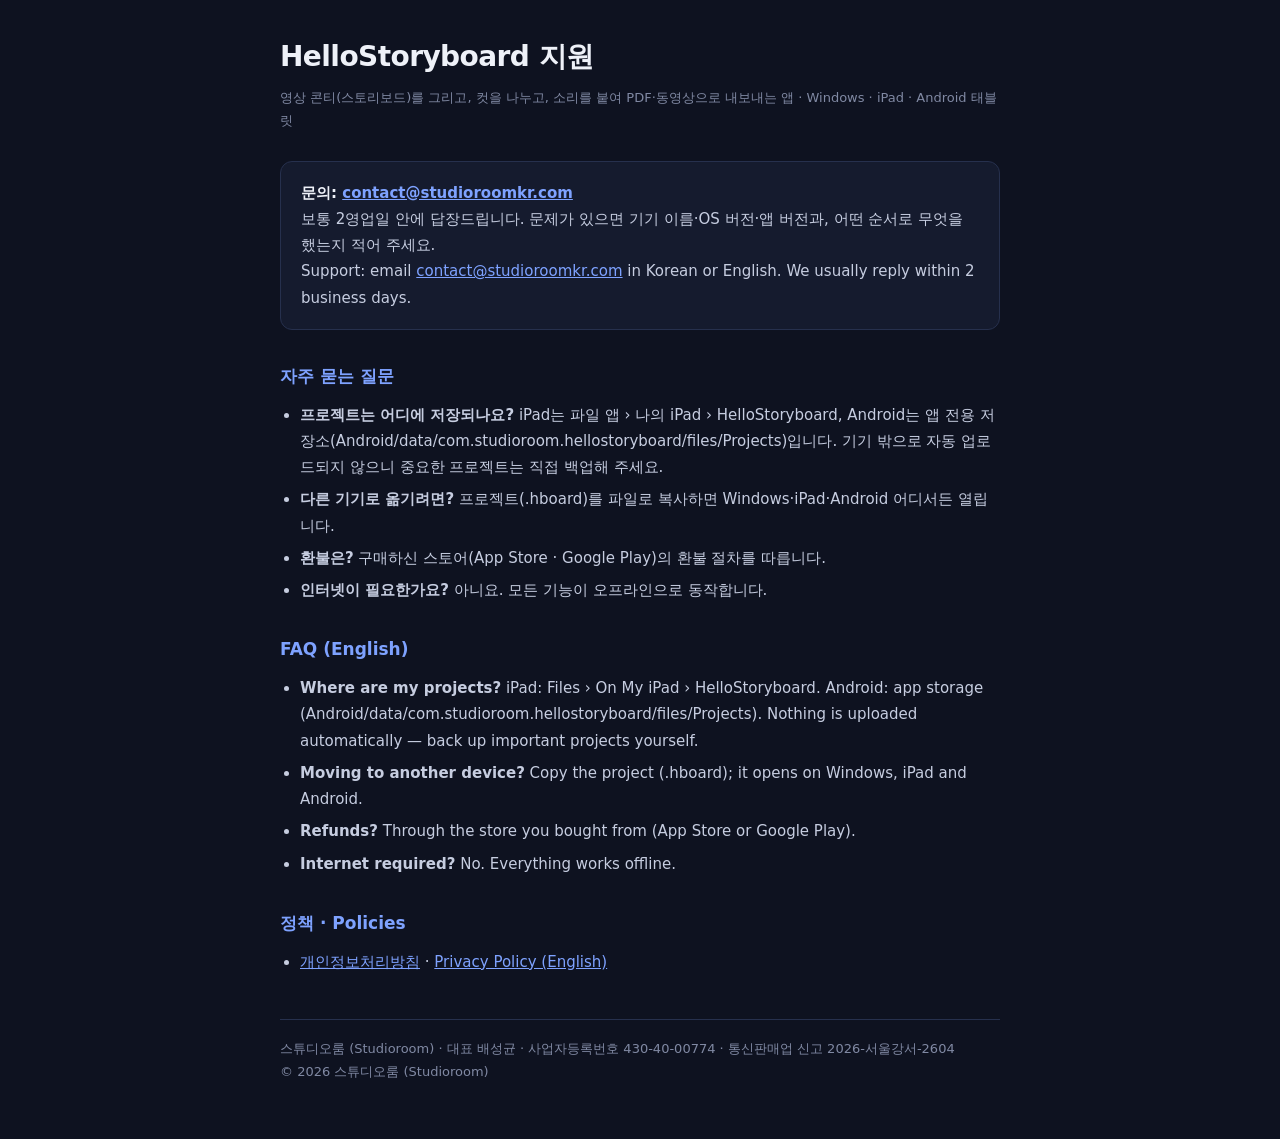
<file: index.html>
<!DOCTYPE html>
<html lang="ko">
<head>
<meta charset="UTF-8">
<meta name="viewport" content="width=device-width, initial-scale=1.0, viewport-fit=cover">
<title>HelloStoryboard 지원</title>
<meta name="description" content="HelloStoryboard — 영상 콘티(스토리보드) 앱. 문의·지원 안내. Support for HelloStoryboard.">
<meta name="theme-color" content="#0e1220">
<link rel="stylesheet" href="./style.css">
</head>
<body>
<div class="wrap">
  <h1>HelloStoryboard 지원</h1>
  <p class="meta">영상 콘티(스토리보드)를 그리고, 컷을 나누고, 소리를 붙여 PDF·동영상으로 내보내는 앱 · Windows · iPad · Android 태블릿</p>

  <div class="lead">
    <p><b>문의: <a href="mailto:contact@studioroomkr.com">contact@studioroomkr.com</a></b><br>
    보통 2영업일 안에 답장드립니다. 문제가 있으면 기기 이름·OS 버전·앱 버전과, 어떤 순서로 무엇을 했는지 적어 주세요.</p>
    <p>Support: email <a href="mailto:contact@studioroomkr.com">contact@studioroomkr.com</a> in Korean or English. We usually reply within 2 business days.</p>
  </div>

  <h2>자주 묻는 질문</h2>
  <ul>
    <li><b>프로젝트는 어디에 저장되나요?</b> iPad는 파일 앱 › 나의 iPad › HelloStoryboard, Android는 앱 전용 저장소(Android/data/com.studioroom.hellostoryboard/files/Projects)입니다. 기기 밖으로 자동 업로드되지 않으니 중요한 프로젝트는 직접 백업해 주세요.</li>
    <li><b>다른 기기로 옮기려면?</b> 프로젝트(.hboard)를 파일로 복사하면 Windows·iPad·Android 어디서든 열립니다.</li>
    <li><b>환불은?</b> 구매하신 스토어(App Store · Google Play)의 환불 절차를 따릅니다.</li>
    <li><b>인터넷이 필요한가요?</b> 아니요. 모든 기능이 오프라인으로 동작합니다.</li>
  </ul>

  <h2>FAQ (English)</h2>
  <ul>
    <li><b>Where are my projects?</b> iPad: Files › On My iPad › HelloStoryboard. Android: app storage (Android/data/com.studioroom.hellostoryboard/files/Projects). Nothing is uploaded automatically — back up important projects yourself.</li>
    <li><b>Moving to another device?</b> Copy the project (.hboard); it opens on Windows, iPad and Android.</li>
    <li><b>Refunds?</b> Through the store you bought from (App Store or Google Play).</li>
    <li><b>Internet required?</b> No. Everything works offline.</li>
  </ul>

  <h2>정책 · Policies</h2>
  <ul>
    <li><a href="./privacy.html">개인정보처리방침</a> · <a href="./privacy-en.html">Privacy Policy (English)</a></li>
  </ul>

  <footer>
    <p>스튜디오룸 (Studioroom) · 대표 배성균 · 사업자등록번호 430-40-00774 · 통신판매업 신고 2026-서울강서-2604</p>
    <p>© 2026 스튜디오룸 (Studioroom)</p>
  </footer>
</div>
</body>
</html>
</file>
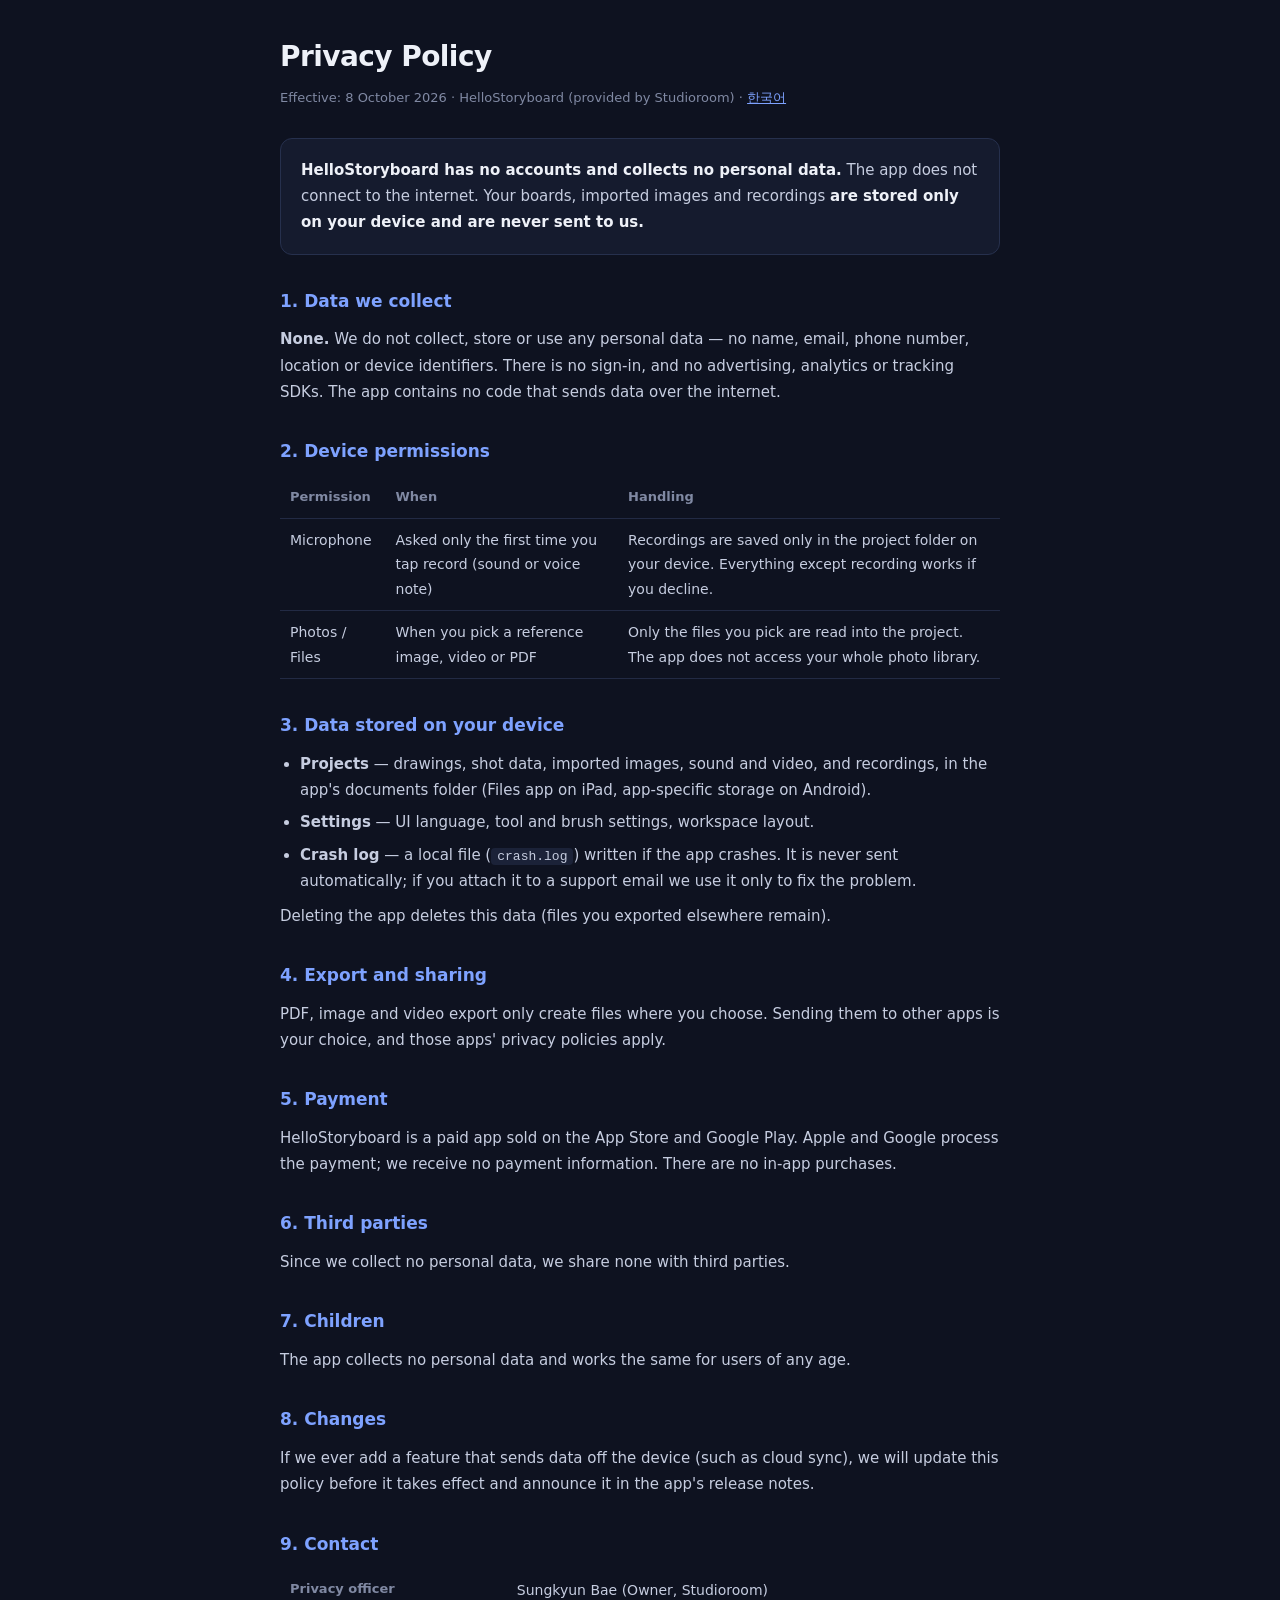
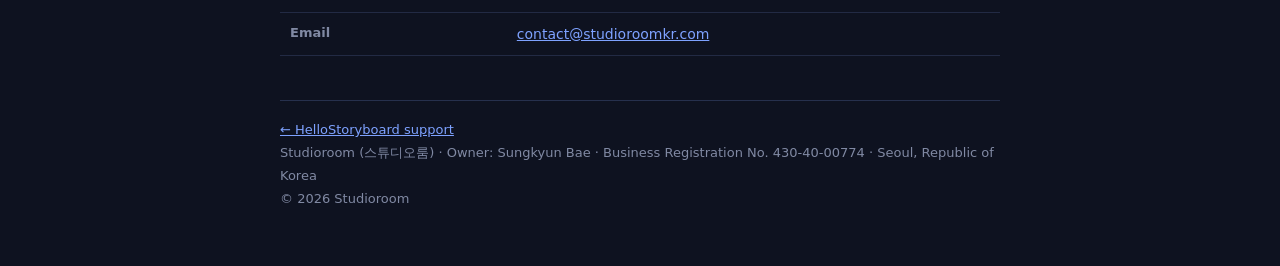
<file: privacy-en.html>
<!DOCTYPE html>
<html lang="en">
<head>
<meta charset="UTF-8">
<meta name="viewport" content="width=device-width, initial-scale=1.0, viewport-fit=cover">
<title>Privacy Policy · HelloStoryboard</title>
<meta name="description" content="HelloStoryboard privacy policy — no personal data is collected; all projects and recordings stay on your device.">
<meta name="theme-color" content="#0e1220">
<link rel="alternate" hreflang="ko" href="https://hellostoryboard.studioroomkr.com/privacy.html">
<link rel="stylesheet" href="./style.css">
</head>
<body>
<div class="wrap">
  <h1>Privacy Policy</h1>
  <p class="meta">Effective: 8 October 2026 · HelloStoryboard (provided by Studioroom) · <a href="./privacy.html">한국어</a></p>

  <div class="lead">
    <p><b>HelloStoryboard has no accounts and collects no personal data.</b>
    The app does not connect to the internet. Your boards, imported images and recordings <b>are stored only on your device and are never sent to us.</b></p>
  </div>

  <h2>1. Data we collect</h2>
  <p><b>None.</b> We do not collect, store or use any personal data — no name, email, phone number, location or device identifiers.
  There is no sign-in, and no advertising, analytics or tracking SDKs. The app contains no code that sends data over the internet.</p>

  <h2>2. Device permissions</h2>
  <table>
    <tr><th>Permission</th><th>When</th><th>Handling</th></tr>
    <tr><td>Microphone</td><td>Asked only the first time you tap record (sound or voice note)</td><td>Recordings are saved only in the project folder on your device. Everything except recording works if you decline.</td></tr>
    <tr><td>Photos / Files</td><td>When you pick a reference image, video or PDF</td><td>Only the files you pick are read into the project. The app does not access your whole photo library.</td></tr>
  </table>

  <h2>3. Data stored on your device</h2>
  <ul>
    <li><b>Projects</b> — drawings, shot data, imported images, sound and video, and recordings, in the app's documents folder (Files app on iPad, app-specific storage on Android).</li>
    <li><b>Settings</b> — UI language, tool and brush settings, workspace layout.</li>
    <li><b>Crash log</b> — a local file (<code>crash.log</code>) written if the app crashes. It is never sent automatically; if you attach it to a support email we use it only to fix the problem.</li>
  </ul>
  <p>Deleting the app deletes this data (files you exported elsewhere remain).</p>

  <h2>4. Export and sharing</h2>
  <p>PDF, image and video export only create files where you choose. Sending them to other apps is your choice, and those apps' privacy policies apply.</p>

  <h2>5. Payment</h2>
  <p>HelloStoryboard is a paid app sold on the App Store and Google Play. Apple and Google process the payment; we receive no payment information. There are no in-app purchases.</p>

  <h2>6. Third parties</h2>
  <p>Since we collect no personal data, we share none with third parties.</p>

  <h2>7. Children</h2>
  <p>The app collects no personal data and works the same for users of any age.</p>

  <h2>8. Changes</h2>
  <p>If we ever add a feature that sends data off the device (such as cloud sync), we will update this policy before it takes effect and announce it in the app's release notes.</p>

  <h2>9. Contact</h2>
  <table>
    <tr><th>Privacy officer</th><td>Sungkyun Bae (Owner, Studioroom)</td></tr>
    <tr><th>Email</th><td><a href="mailto:contact@studioroomkr.com">contact@studioroomkr.com</a></td></tr>
  </table>

  <footer>
    <p><a href="./">← HelloStoryboard support</a></p>
    <p>Studioroom (스튜디오룸) · Owner: Sungkyun Bae · Business Registration No. 430-40-00774 · Seoul, Republic of Korea</p>
    <p>© 2026 Studioroom</p>
  </footer>
</div>
</body>
</html>
</file>
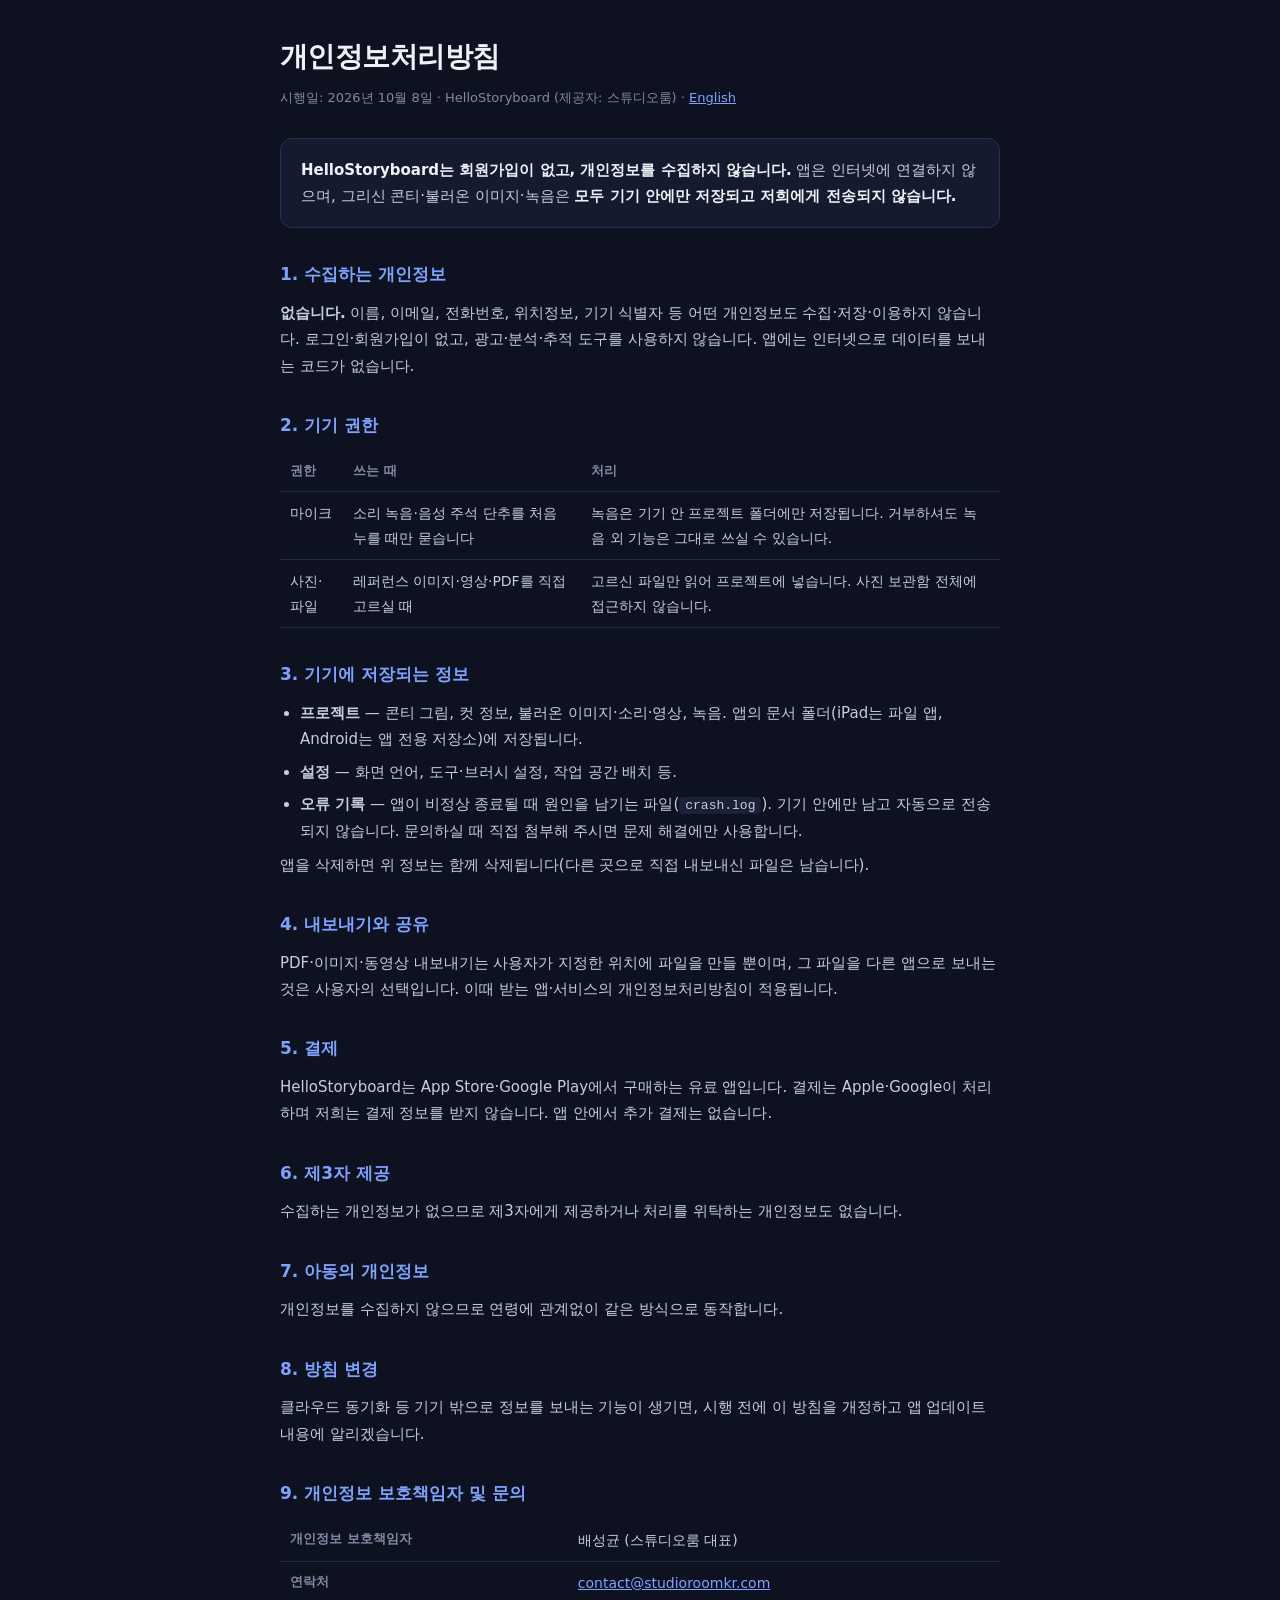
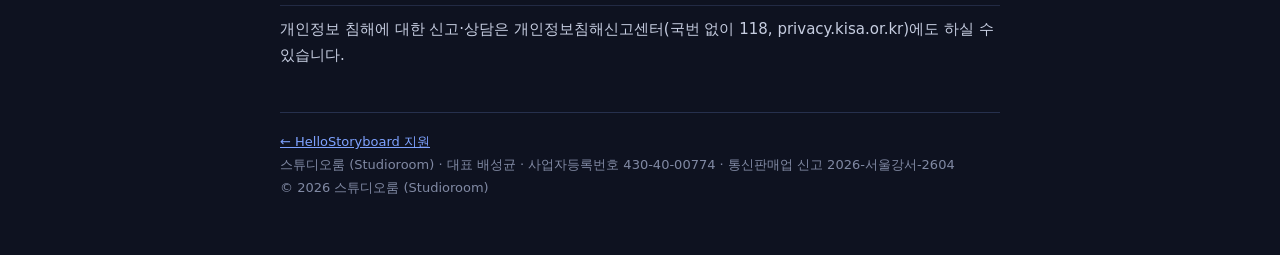
<file: privacy.html>
<!DOCTYPE html>
<html lang="ko">
<head>
<meta charset="UTF-8">
<meta name="viewport" content="width=device-width, initial-scale=1.0, viewport-fit=cover">
<title>개인정보처리방침 · HelloStoryboard</title>
<meta name="description" content="HelloStoryboard 개인정보처리방침 — 개인정보를 수집하지 않으며, 모든 프로젝트와 녹음은 기기 안에만 저장됩니다.">
<meta name="theme-color" content="#0e1220">
<link rel="alternate" hreflang="en" href="https://hellostoryboard.studioroomkr.com/privacy-en.html">
<link rel="stylesheet" href="./style.css">
</head>
<body>
<div class="wrap">
  <h1>개인정보처리방침</h1>
  <p class="meta">시행일: 2026년 10월 8일 · HelloStoryboard (제공자: 스튜디오룸) · <a href="./privacy-en.html">English</a></p>

  <div class="lead">
    <p><b>HelloStoryboard는 회원가입이 없고, 개인정보를 수집하지 않습니다.</b>
    앱은 인터넷에 연결하지 않으며, 그리신 콘티·불러온 이미지·녹음은 <b>모두 기기 안에만 저장되고 저희에게 전송되지 않습니다.</b></p>
  </div>

  <h2>1. 수집하는 개인정보</h2>
  <p><b>없습니다.</b> 이름, 이메일, 전화번호, 위치정보, 기기 식별자 등 어떤 개인정보도 수집·저장·이용하지 않습니다.
  로그인·회원가입이 없고, 광고·분석·추적 도구를 사용하지 않습니다. 앱에는 인터넷으로 데이터를 보내는 코드가 없습니다.</p>

  <h2>2. 기기 권한</h2>
  <table>
    <tr><th>권한</th><th>쓰는 때</th><th>처리</th></tr>
    <tr><td>마이크</td><td>소리 녹음·음성 주석 단추를 처음 누를 때만 묻습니다</td><td>녹음은 기기 안 프로젝트 폴더에만 저장됩니다. 거부하셔도 녹음 외 기능은 그대로 쓰실 수 있습니다.</td></tr>
    <tr><td>사진·파일</td><td>레퍼런스 이미지·영상·PDF를 직접 고르실 때</td><td>고르신 파일만 읽어 프로젝트에 넣습니다. 사진 보관함 전체에 접근하지 않습니다.</td></tr>
  </table>

  <h2>3. 기기에 저장되는 정보</h2>
  <ul>
    <li><b>프로젝트</b> — 콘티 그림, 컷 정보, 불러온 이미지·소리·영상, 녹음. 앱의 문서 폴더(iPad는 파일 앱, Android는 앱 전용 저장소)에 저장됩니다.</li>
    <li><b>설정</b> — 화면 언어, 도구·브러시 설정, 작업 공간 배치 등.</li>
    <li><b>오류 기록</b> — 앱이 비정상 종료될 때 원인을 남기는 파일(<code>crash.log</code>). 기기 안에만 남고 자동으로 전송되지 않습니다. 문의하실 때 직접 첨부해 주시면 문제 해결에만 사용합니다.</li>
  </ul>
  <p>앱을 삭제하면 위 정보는 함께 삭제됩니다(다른 곳으로 직접 내보내신 파일은 남습니다).</p>

  <h2>4. 내보내기와 공유</h2>
  <p>PDF·이미지·동영상 내보내기는 사용자가 지정한 위치에 파일을 만들 뿐이며, 그 파일을 다른 앱으로 보내는 것은 사용자의 선택입니다.
  이때 받는 앱·서비스의 개인정보처리방침이 적용됩니다.</p>

  <h2>5. 결제</h2>
  <p>HelloStoryboard는 App Store·Google Play에서 구매하는 유료 앱입니다. 결제는 Apple·Google이 처리하며 저희는 결제 정보를 받지 않습니다.
  앱 안에서 추가 결제는 없습니다.</p>

  <h2>6. 제3자 제공</h2>
  <p>수집하는 개인정보가 없으므로 제3자에게 제공하거나 처리를 위탁하는 개인정보도 없습니다.</p>

  <h2>7. 아동의 개인정보</h2>
  <p>개인정보를 수집하지 않으므로 연령에 관계없이 같은 방식으로 동작합니다.</p>

  <h2>8. 방침 변경</h2>
  <p>클라우드 동기화 등 기기 밖으로 정보를 보내는 기능이 생기면, 시행 전에 이 방침을 개정하고 앱 업데이트 내용에 알리겠습니다.</p>

  <h2>9. 개인정보 보호책임자 및 문의</h2>
  <table>
    <tr><th>개인정보 보호책임자</th><td>배성균 (스튜디오룸 대표)</td></tr>
    <tr><th>연락처</th><td><a href="mailto:contact@studioroomkr.com">contact@studioroomkr.com</a></td></tr>
  </table>
  <p>개인정보 침해에 대한 신고·상담은 개인정보침해신고센터(국번 없이 118, privacy.kisa.or.kr)에도 하실 수 있습니다.</p>

  <footer>
    <p><a href="./">← HelloStoryboard 지원</a></p>
    <p>스튜디오룸 (Studioroom) · 대표 배성균 · 사업자등록번호 430-40-00774 · 통신판매업 신고 2026-서울강서-2604</p>
    <p>© 2026 스튜디오룸 (Studioroom)</p>
  </footer>
</div>
</body>
</html>
</file>
<file: style.css>
* { box-sizing: border-box; margin: 0; padding: 0; }
html, body { background: #0e1220; color: #eef1f8; font-family: system-ui, -apple-system, "Segoe UI", sans-serif; line-height: 1.75; }
.wrap { max-width: 760px; margin: 0 auto; padding: calc(32px + env(safe-area-inset-top)) 20px calc(56px + env(safe-area-inset-bottom)); }
a { color: #7ea2ff; }
h1 { font-size: 28px; font-weight: 800; letter-spacing: -0.02em; margin-bottom: 6px; }
h2 { font-size: 17px; font-weight: 700; color: #7ea2ff; margin: 32px 0 10px; }
p, li { color: #c6cde0; font-size: 15px; }
ul { padding-left: 20px; margin: 8px 0; }
li { margin-bottom: 6px; }
code { background: #1b2238; padding: 1px 6px; border-radius: 4px; font-size: 13px; }
.meta { color: #8089a3; font-size: 13px; margin-bottom: 28px; }
.lead { background: #151b2e; border: 1px solid #26304d; border-radius: 12px; padding: 18px 20px; margin: 24px 0; }
.lead b { color: #eef1f8; }
table { width: 100%; border-collapse: collapse; margin: 10px 0; font-size: 14px; }
th, td { text-align: left; padding: 9px 10px; border-bottom: 1px solid #222a44; color: #c6cde0; vertical-align: top; }
th { color: #8089a3; font-weight: 600; font-size: 13px; }
footer { margin-top: 44px; padding-top: 18px; border-top: 1px solid #26304d; color: #8089a3; font-size: 13px; }
footer p { color: #8089a3; font-size: 13px; }
</file>
